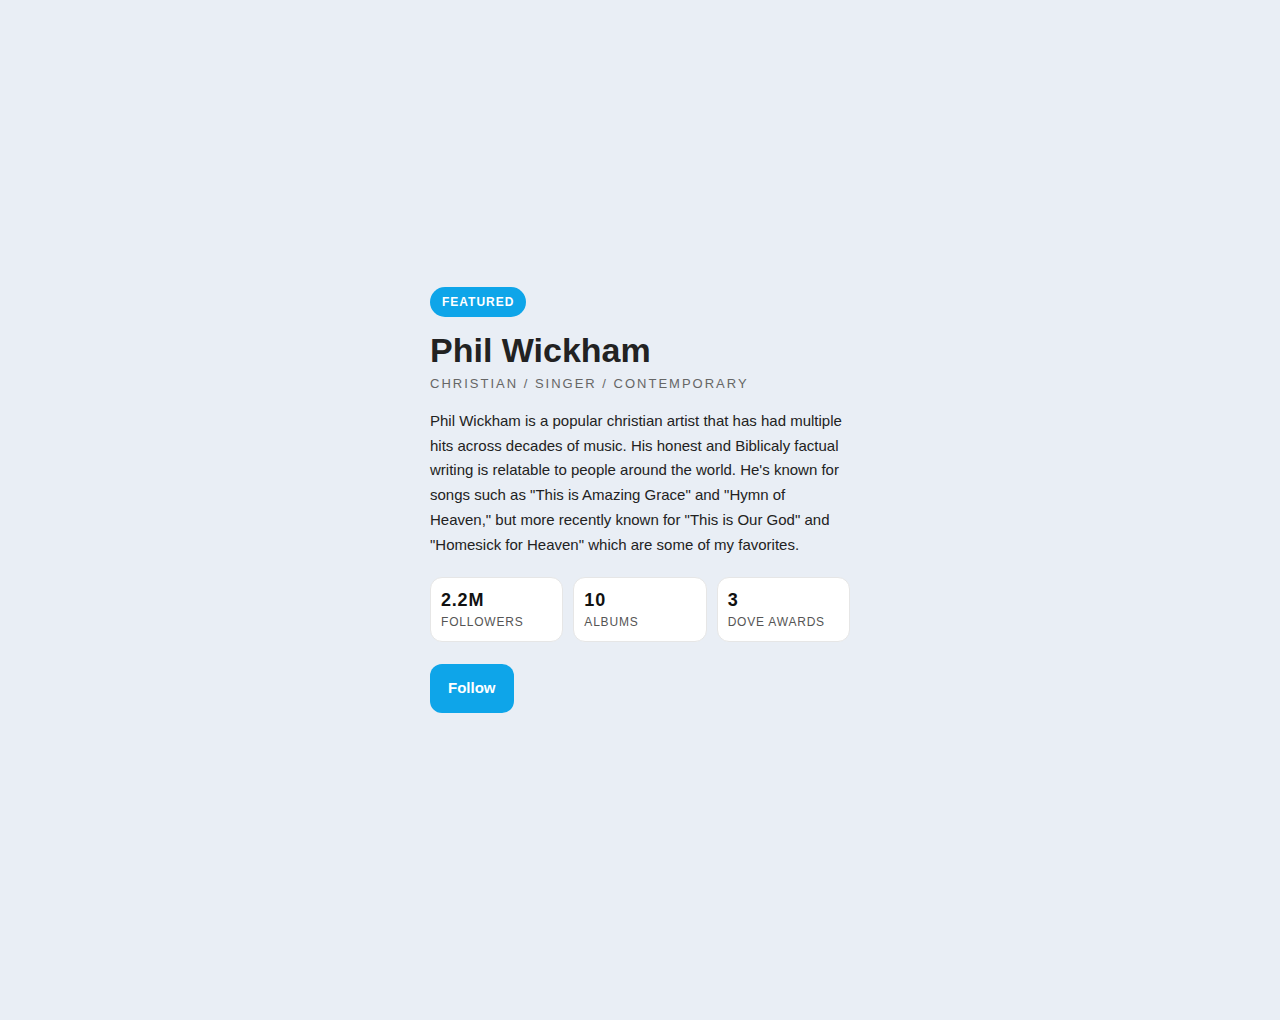
<file: week 06_css_profile_card/index.html>
<!doctype html>
<html lang="en">
	<head>
		<meta charset="UTF-8" />
		<meta name="viewport" content="width=device-width, initial-scale=1.0" />
		<title>Creator Profile Card</title>
		<link rel="stylesheet" href="styles/styles.css" />
	</head>
	<body>
		<main>
			<article>
				<h2>FEATURED</h2>
				<h1>Phil Wickham</h1>
				<h3>Christian / Singer / Contemporary</h3>

				<p>
					Phil Wickham is a popular christian artist that has had multiple hits
					across decades of music. His honest and Biblicaly factual writing is
					relatable to people around the world. He's known for songs such as
					"This is Amazing Grace" and "Hymn of Heaven," but more recently known
					for "This is Our God" and "Homesick for Heaven" which are some of my
					favorites.
				</p>
				<ul>
					<li><strong>2.2M</strong> Followers</li>
					<li><strong>10</strong> Albums</li>
					<li><strong>3</strong> Dove Awards</li>
				</ul>
				<p>
					<a href="#">Follow</a>
				</p>
			</article>
		</main>
	</body>
</html>
</file>
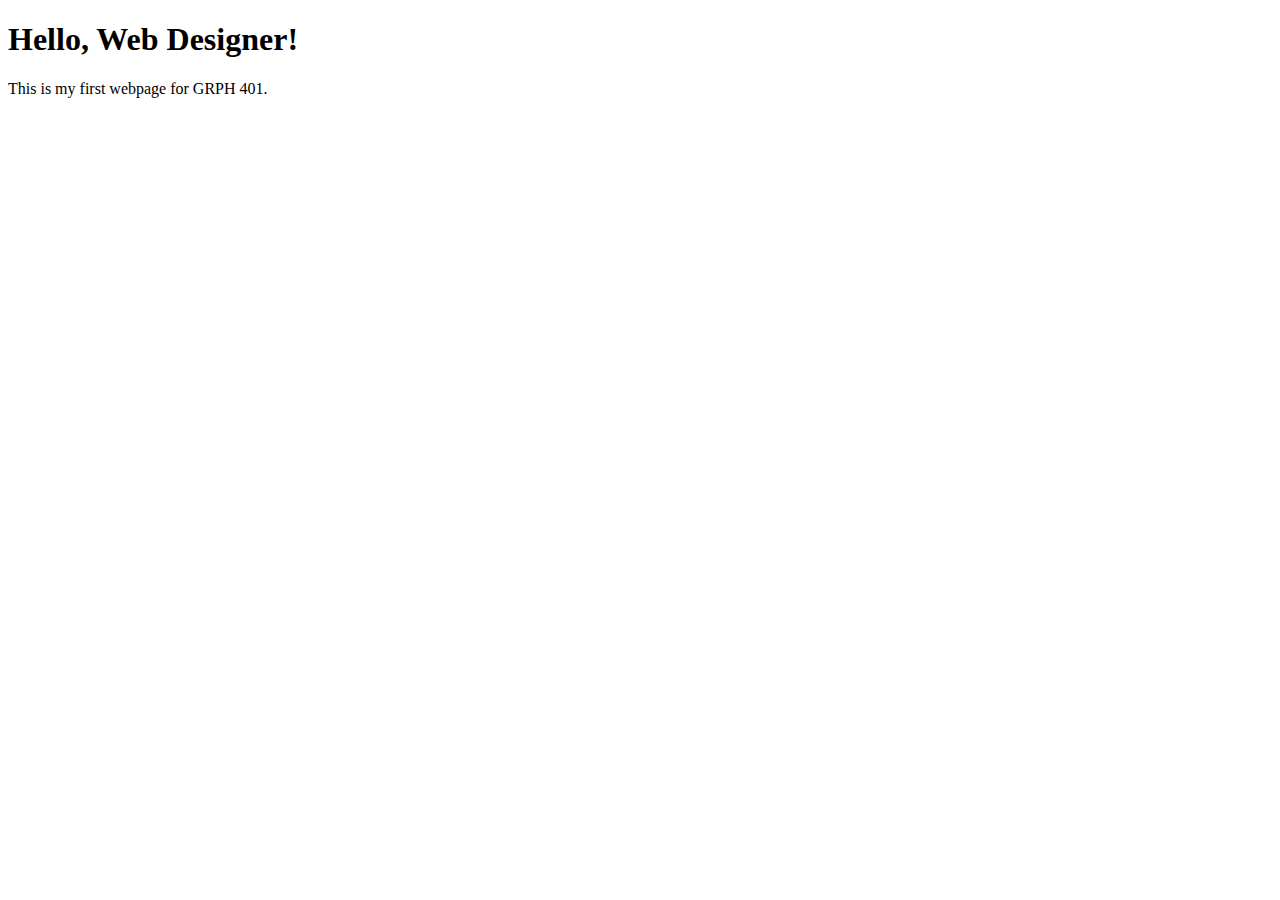
<file: week01_hello_web/index.html>
<!DOCTYPE html>
<html lang="en">
	<head>
		<meta charset="UTF-8" />
		<meta name="viewport" content="width=device-width, initial-scale=1.0" />
		<title>Hello Web Designer</title>
	</head>
	<body>
		<h1>Hello, Web Designer!</h1>
		<p>This is my first webpage for GRPH 401.</p>
	</body>
</html>
</file>
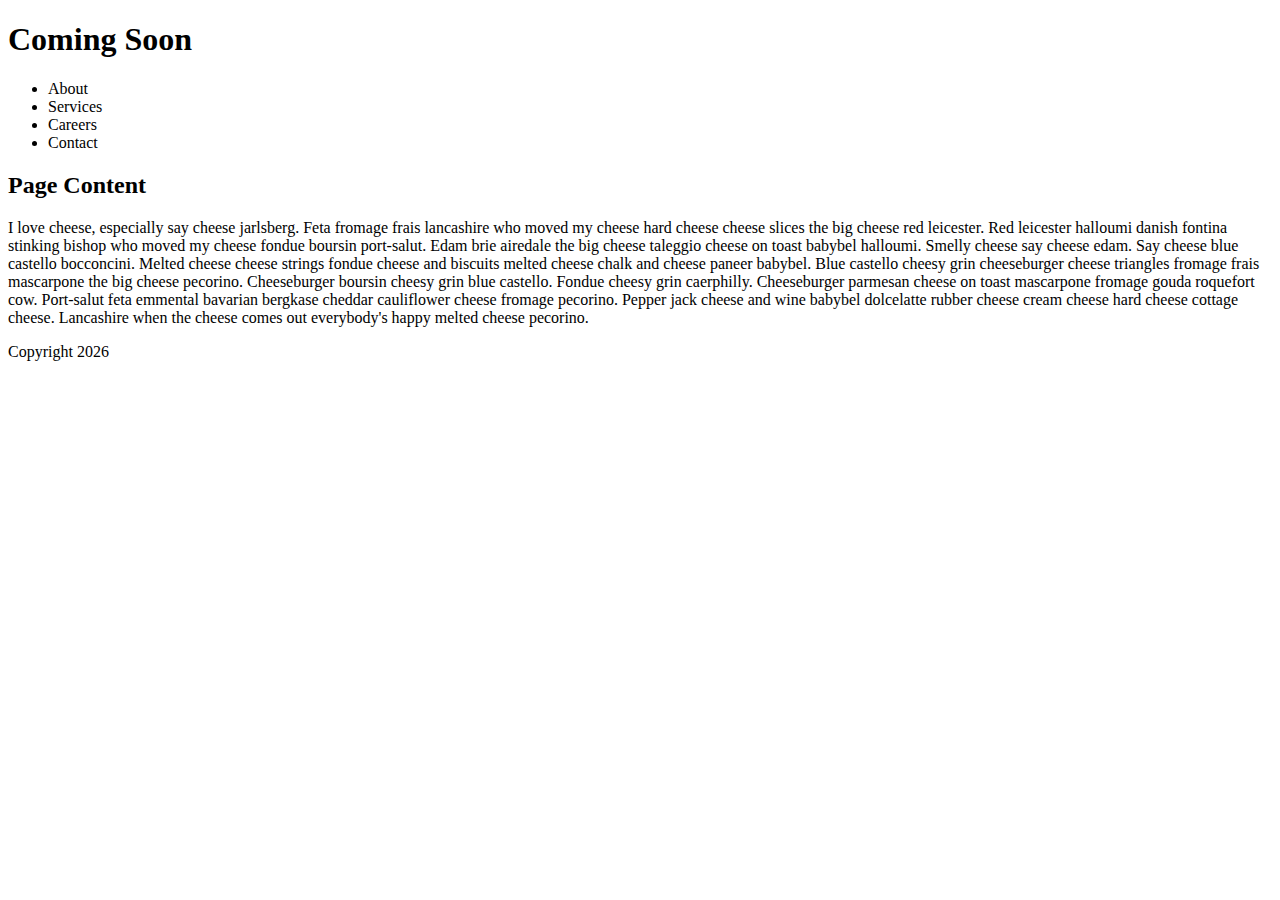
<file: week01_homework_homepage/index.html>
<!DOCTYPE html>
<html lang="en">
	<head>
		<meta charset="UTF-8" />
		<meta name="viewport" content="width=device-width, initial-scale=1.0" />
		<title>Document</title>
	</head>
	<body>
		<header>
			<h1>Coming Soon</h1>
		</header>
		<nav>
			<ul>
				<li>About</li>
				<li>Services</li>
				<li>Careers</li>
				<li>Contact</li>
			</ul>
		</nav>
		<main>
			<section>
				<h2>Page Content</h2>
				<p>
					I love cheese, especially say cheese jarlsberg. Feta fromage frais
					lancashire who moved my cheese hard cheese cheese slices the big
					cheese red leicester. Red leicester halloumi danish fontina stinking
					bishop who moved my cheese fondue boursin port-salut. Edam brie
					airedale the big cheese taleggio cheese on toast babybel halloumi.
					Smelly cheese say cheese edam. Say cheese blue castello bocconcini.
					Melted cheese cheese strings fondue cheese and biscuits melted cheese
					chalk and cheese paneer babybel. Blue castello cheesy grin
					cheeseburger cheese triangles fromage frais mascarpone the big cheese
					pecorino. Cheeseburger boursin cheesy grin blue castello. Fondue
					cheesy grin caerphilly. Cheeseburger parmesan cheese on toast
					mascarpone fromage gouda roquefort cow. Port-salut feta emmental
					bavarian bergkase cheddar cauliflower cheese fromage pecorino. Pepper
					jack cheese and wine babybel dolcelatte rubber cheese cream cheese
					hard cheese cottage cheese. Lancashire when the cheese comes out
					everybody's happy melted cheese pecorino.
				</p>
			</section>
		</main>
		<footer>
			<p>Copyright 2026</p>
		</footer>
	</body>
</html>
</file>
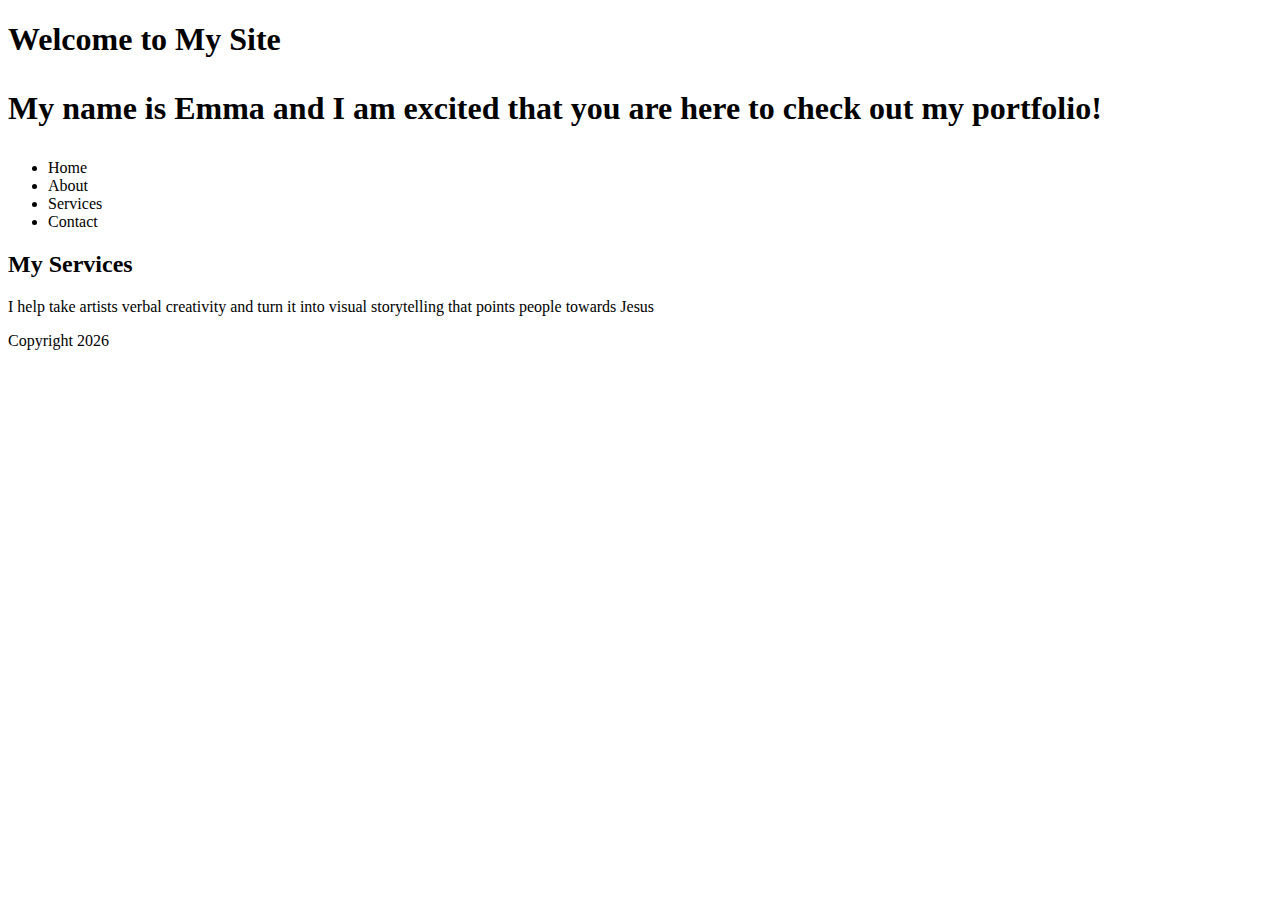
<file: week01_semantic_structure/index.html>
<!DOCTYPE html>
<html lang="en">
	<head>
		<meta charset="UTF-8" />
		<meta name="viewport" content="width=device-width, initial-scale=1.0" />
		<title>Your Website</title>
	</head>
	<body>
		<header>
			<h1>
				Welcome to My Site
				<p>
					My name is Emma and I am excited that you are here to check out my
					portfolio!
				</p>
			</h1>
		</header>
		<nav>
			<ul>
				<li>Home</li>
				<li>About</li>
				<li>Services</li>
				<li>Contact</li>
			</ul>
		</nav>
		<main>
			<section>
				<h2>My Services</h2>
				<p>
					I help take artists verbal creativity and turn it into visual
					storytelling that points people towards Jesus
				</p>
			</section>
		</main>
		<footer>
			<p>Copyright 2026</p>
		</footer>
	</body>
</html>
</file>
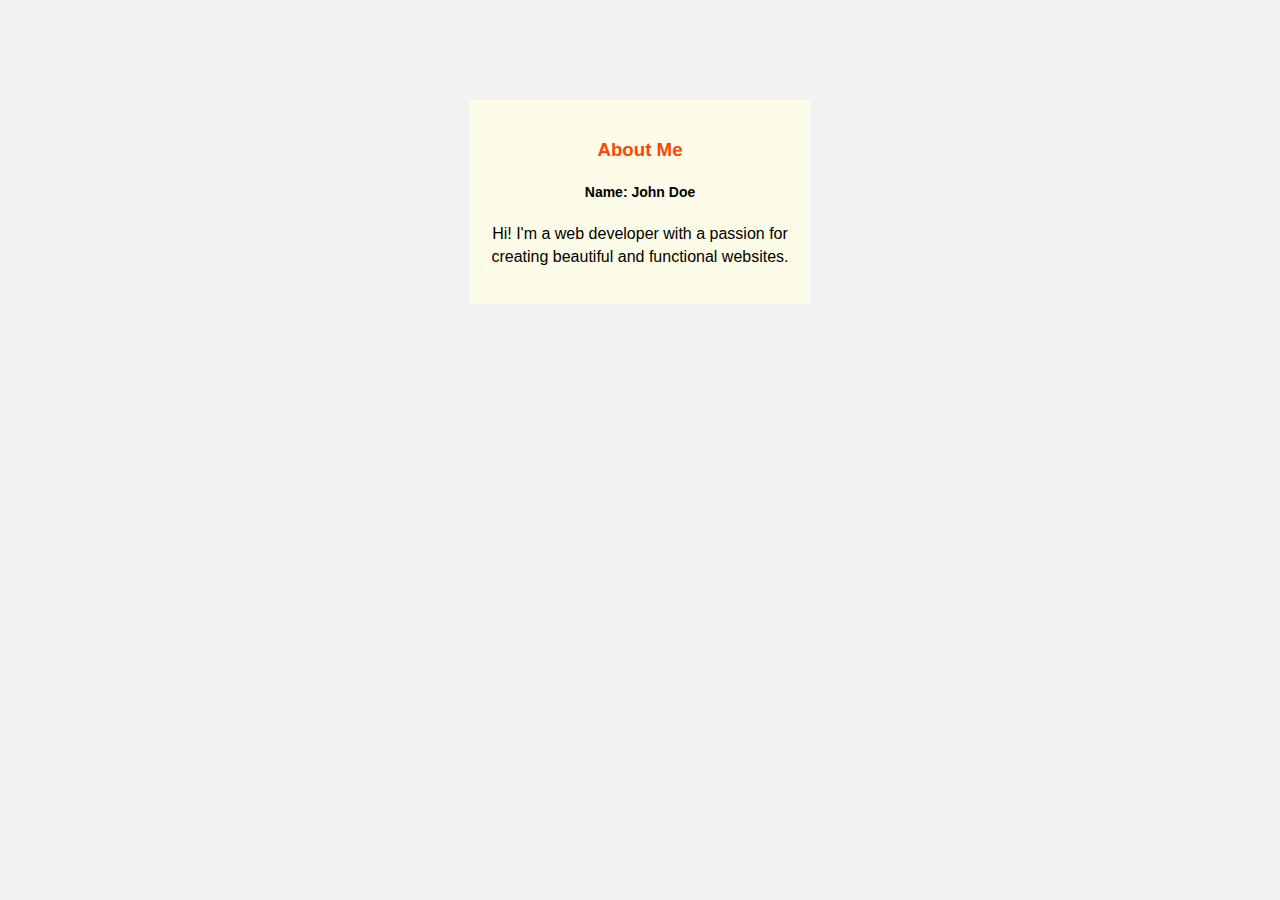
<file: week05_in-class_about_page/index.html>
<!doctype html>
<html lang="en">
	<head>
		<meta charset="UTF-8" />
		<meta name="viewport" content="width=device-width, initial-scale=1.0" />
		<title>My Card</title>
		<link rel="stylesheet" href="styles/styles.css" />
	</head>
	<body>
		<aside>
			<h3>About Me</h3>
			<h5>Name: John Doe</h5>
			<p>
				Hi! I'm a web developer with a passion for creating beautiful and
				functional websites.
			</p>
		</aside>
	</body>
</html>
</file>
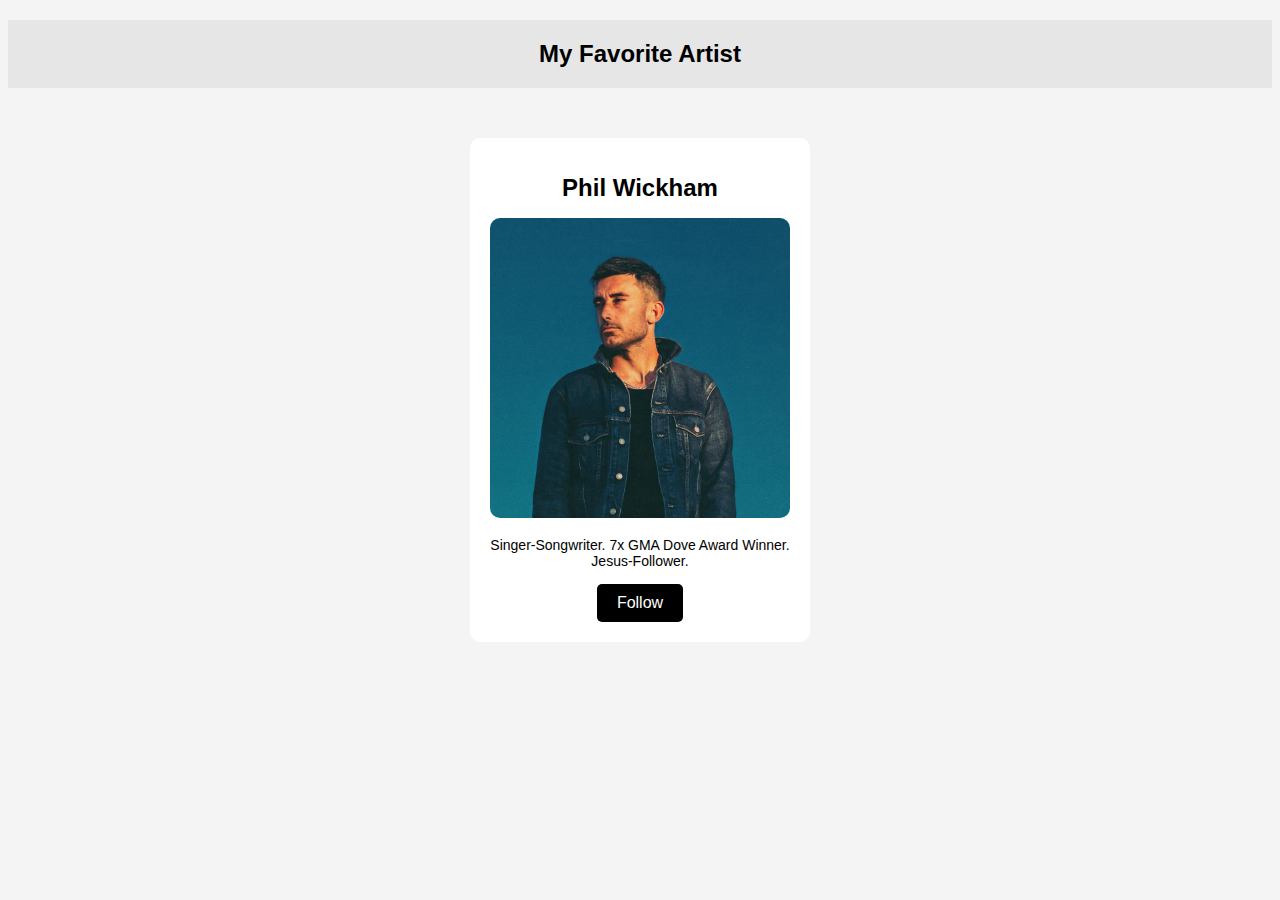
<file: week07_fan_profile_2/index.html>
<!doctype html>
<html lang="en">
	<head>
		<meta charset="UTF-8" />
		<meta name="viewport" content="width=device-width, initial-scale=1.0" />
		<title>Fan Card</title>
		<link rel="stylesheet" href="styles/styles.css" />
	</head>
	<body>
		<h2 id="top-banner">My Favorite Artist</h2>
		<div class="card">
			<h1 class="card-title">Phil Wickham</h1>
			<img
				class="profile-image"
				src="images/phil_wickham.jpg"
				alt="Phil Wickham"
			/>
			<p class="bio">
				Singer-Songwriter. 7x GMA Dove Award Winner. Jesus-Follower.
			</p>
			<a href="#" class="button">Follow</a>
		</div>
	</body>
</html>
</file>
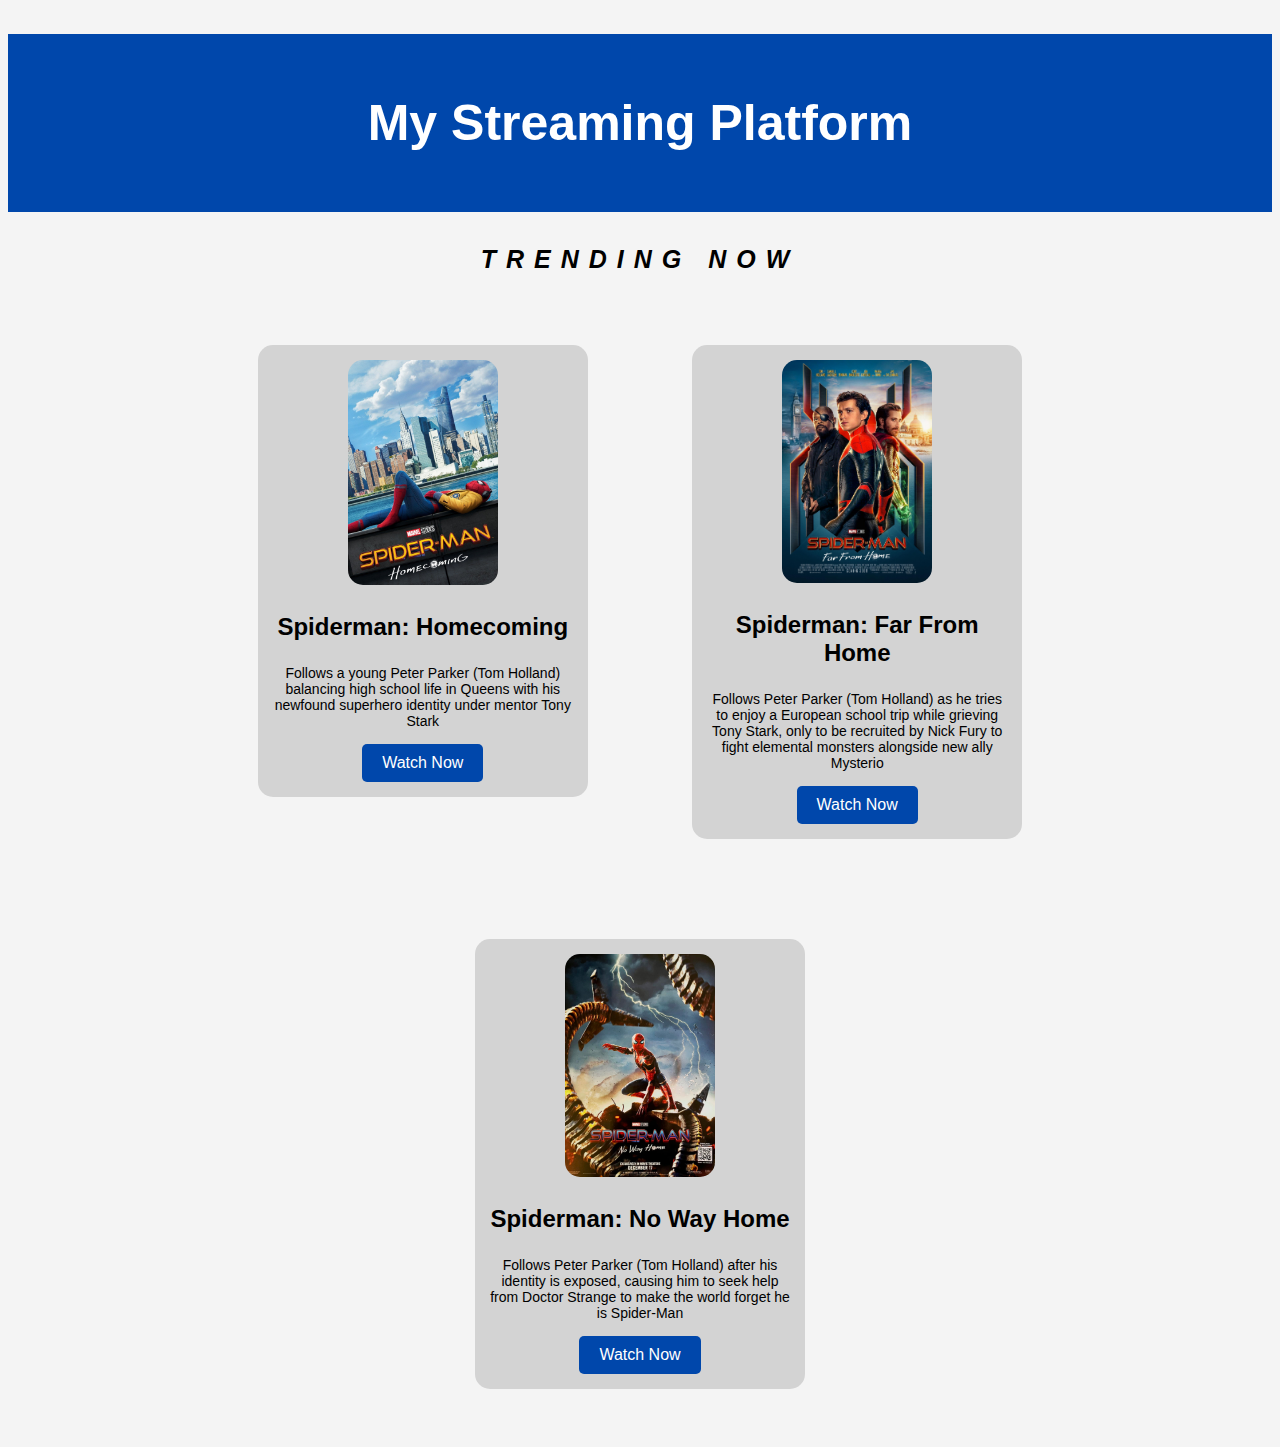
<file: week07_streaming_service/index.html>
<!doctype html>
<html lang="en">
	<head>
		<meta charset="UTF-8" />
		<meta name="viewport" content="width=device-width, initial-scale=1.0" />
		<title>Streaming Service</title>
		<link rel="stylesheet" href="styles/styles.css" />
	</head>
	<body>
		<header id="hero">
			<h1>My Streaming Platform</h1>
		</header>
		<section>
			<h2 class="section-title">TRENDING NOW</h2>
			<div class="card">
				<img src="images/spider1.jpg" />
				<h3 class="card-title">Spiderman: Homecoming</h3>
				<p class="card-description">
					Follows a young Peter Parker (Tom Holland) balancing high school life
					in Queens with his newfound superhero identity under mentor Tony Stark
				</p>
				<a href="#" class="button">Watch Now</a>
			</div>
			<div class="card">
				<img src="images/spider2.jpg" />
				<h3 class="card-title">Spiderman: Far From Home</h3>
				<p class="card-description">
					Follows Peter Parker (Tom Holland) as he tries to enjoy a European
					school trip while grieving Tony Stark, only to be recruited by Nick
					Fury to fight elemental monsters alongside new ally Mysterio
				</p>
				<a href="#" class="button">Watch Now</a>
			</div>
			<div class="card">
				<img src="images/spider3.jpg" />
				<h3 class="card-title">Spiderman: No Way Home</h3>
				<p class="card-description">
					Follows Peter Parker (Tom Holland) after his identity is exposed,
					causing him to seek help from Doctor Strange to make the world forget
					he is Spider-Man
				</p>
				<a href="#" class="button">Watch Now</a>
			</div>
		</section>
	</body>
</html>
</file>
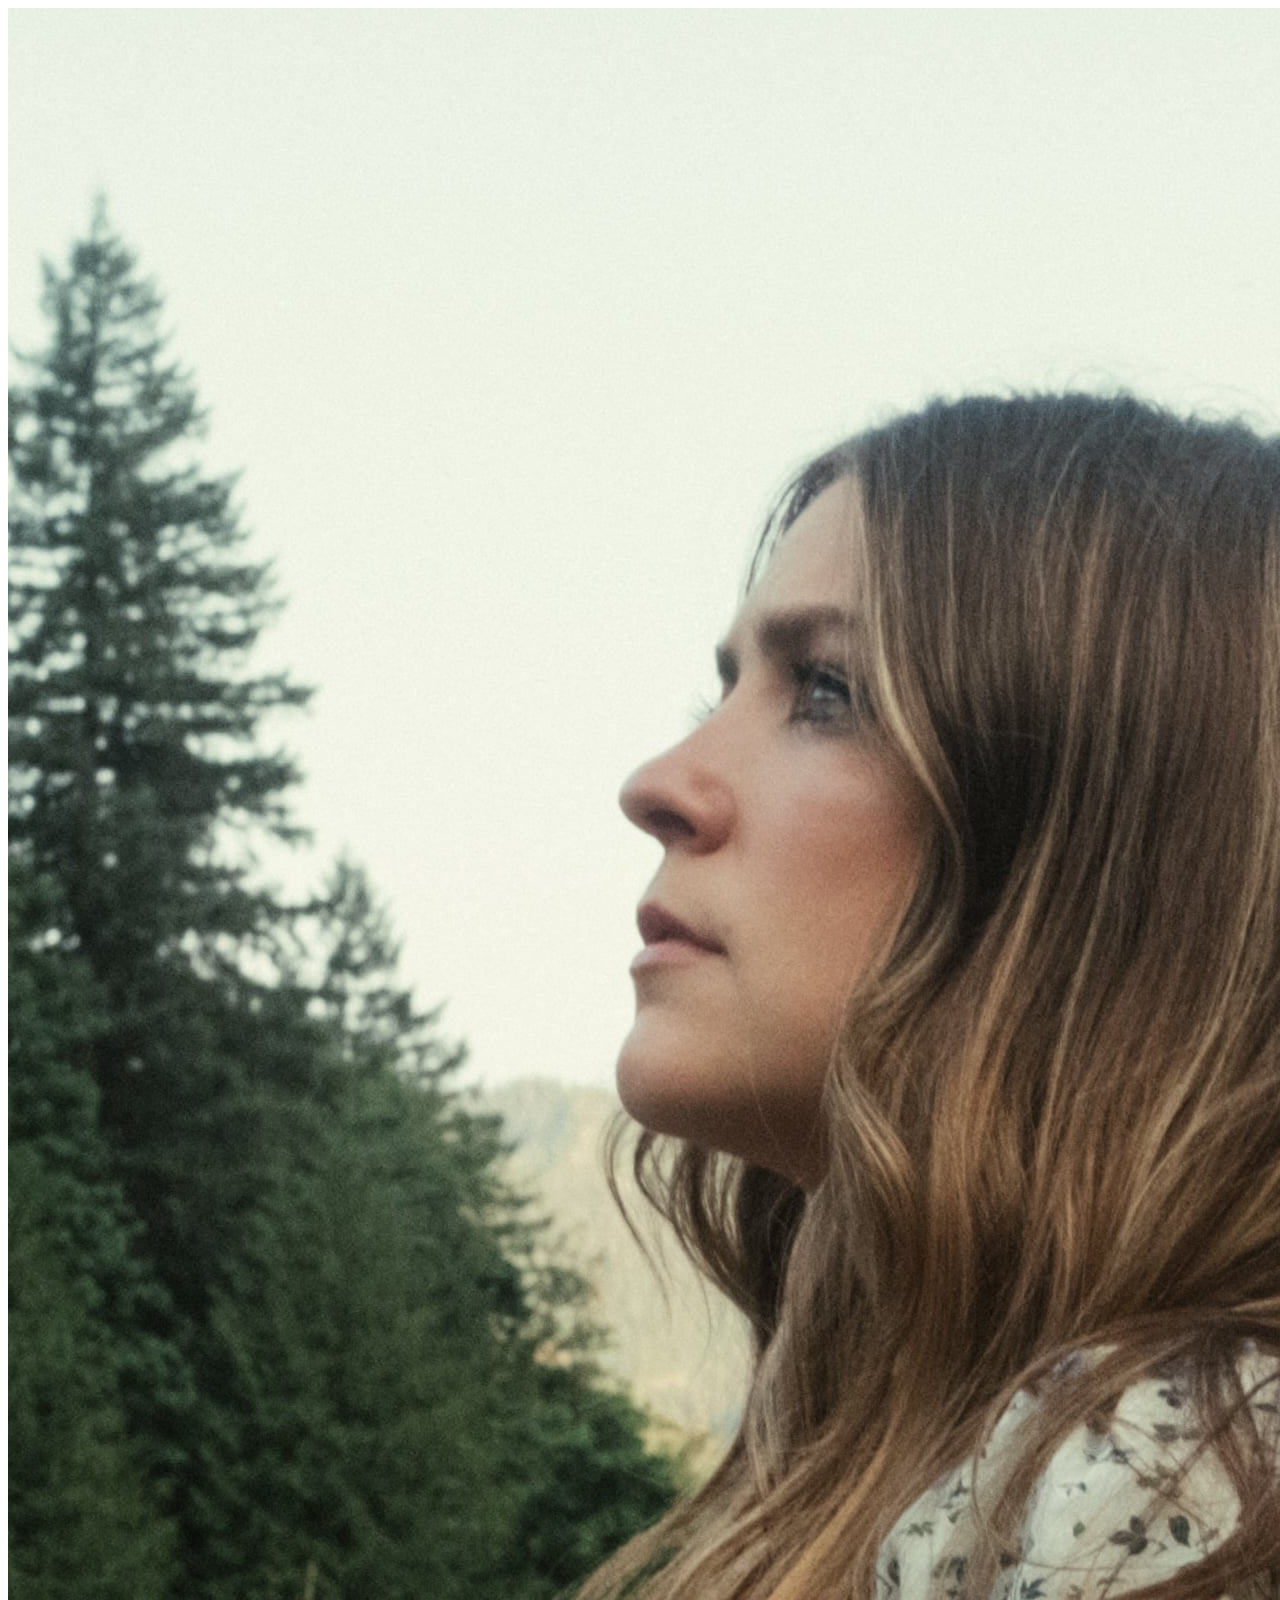
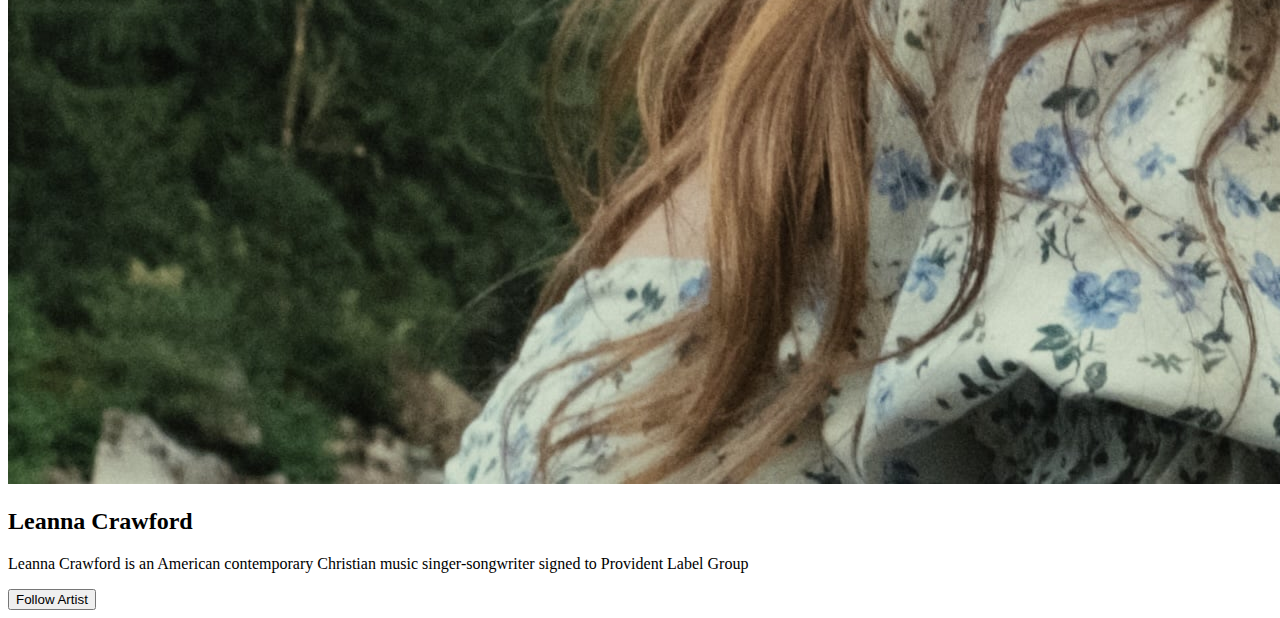
<file: week09_homework_box_model/index.html>
<!doctype html>
<html lang="en">
	<head>
		<meta charset="UTF-8" />
		<meta name="viewport" content="width=device-width, initial-scale=1.0" />
		<link rel="stylesheet" href="styles/styles.css" />
		<title>Box Model</title>
	</head>
	<body>
		<section class="card">
			<img
				src="images/leannacrawford.jpg"
				alt="Leanna Crawford looking off into the distance"
			/>
			<h2>Leanna Crawford</h2>
			<p>
				Leanna Crawford is an American contemporary Christian music
				singer-songwriter signed to Provident Label Group
			</p>
			<button type="submit">Follow Artist</button>
		</section>
	</body>
</html>
</file>
<file: week 06_css_profile_card/styles/styles.css>
body {
	margin: 0;
	font-family: Arial, sans-serif;
	background: #e9eef5;
	color: #222;
}

main {
	min-height: 100vh;
	display: flex;
	justify-content: center;
	align-items: center;
	padding: 60px 20px;
}

h1 {
	margin: 0 0 6px;
	font-size: 34px;
}

h2 {
	margin: 0 0 14px;
	display: inline-block;
	padding: 8px 12px;
	border-radius: 999px;
	background: #0ea5e9;
	color: white;
	font-size: 12px;
	letter-spacing: 1px;
}

h3 {
	margin: 0 0 18px;
	font-size: 13px;
	text-transform: uppercase;
	letter-spacing: 2px;
	color: #666;
	font-weight: normal;
}

p {
	font-size: 15px;
	line-height: 1.65;
	margin: 0 0 20px;
}

ul {
	list-style: none;
	padding: 0;
	margin: 0 0 22px;
	display: flex;
	gap: 10px;
	justify-content: space-between;
}

li {
	flex: 1;
	padding: 12px 10px;
	border-radius: 12px;
	background: #fff;
	border: 1px solid #e6e6e6;
	font-size: 12px;
	text-transform: uppercase;
	letter-spacing: 0.8px;
	color: #555;
}

strong {
	display: block;
	font-size: 18px;
	color: #111;
	margin-bottom: 4px;
}

a {
	display: inline-block;
	padding: 12px 18px;
	border-radius: 12px;
	background: #0ea5e9;
	color: white;
	text-decoration: none;
	font-weight: bold;
}

article {
	width: 420px;
	padding: 40px;
}
</file>
<file: week05_in-class_about_page/styles/styles.css>
body{
  background-color: #f2f2f2;
  font-family: Arial, sans-serif;
}

aside{
  background-color: #FDFCE8;
  width: 300px;
  margin: 100px auto;
  padding: 20px;
  text-align: center;
}

h3{
  color: orangered;
}

h5{
  color #777777;
  font-size: 14px;
}

p{
  font-size: 16px;
  line-height: 1.4;
}
</file>
<file: week07_fan_profile_2/styles/styles.css>
body {
	background-color: #f4f4f4;
	font-family: Arial, sans-serif;
}

.card {
	background-color: white;
	width: 300px;
	padding: 20px;
	border-radius: 10px;
	text-align: center;
	margin: 50px auto;
}

.card-title {
	font-size: 24px;
}

.profile-image {
	width: 100%;
	border-radius: 10px;
}

.bio {
	font-size: 14px;
	margin: 15px 0;
}

.button {
	display: inline-block;
	background-color: black;
	color: white;
	padding: 10px 20px;
	text-decoration: none;
	border-radius: 5px;
}

#top-banner {
	text-align: center;
	background-color: #e6e6e6;
	padding: 20px;
}
</file>
<file: week07_streaming_service/styles/styles.css>
body {
	background-color: #f4f4f4;
	font-family: Arial, sans-serif;
}

section {
	text-align: center;
}

.card {
	display: inline-block;
	vertical-align: top;
	margin: 50px 50px;
	background-color: #d3d3d3;
	width: 300px;
	border-radius: 15px;
	padding: 15px;
}

#hero h1 {
	background-color: #0047ab;
	padding: 60px 60px;
	color: white;
	text-align: center;
	font-size: 50px;
}
.card img {
	width: 50%;
	border-radius: 15px;
}

.card-title {
	font-size: 24px;
	color: black;
}

.card-description {
	font-size: 14px;
	margin: 15px 0;
}

.button {
	display: inline-block;
	background-color: #0047ab;
	color: white;
	padding: 10px 20px;
	text-decoration: none;
	border-radius: 5px;
}

.button:hover {
	background-color: #0a2b4e;
}

.section-title {
	font-style: italic;
	letter-spacing: 10px;
	font-size: 25px;
}
</file>
<file: week09_homework_box_model/styles/styles.css>
/* Project Variables */
:root {
}
</file>
